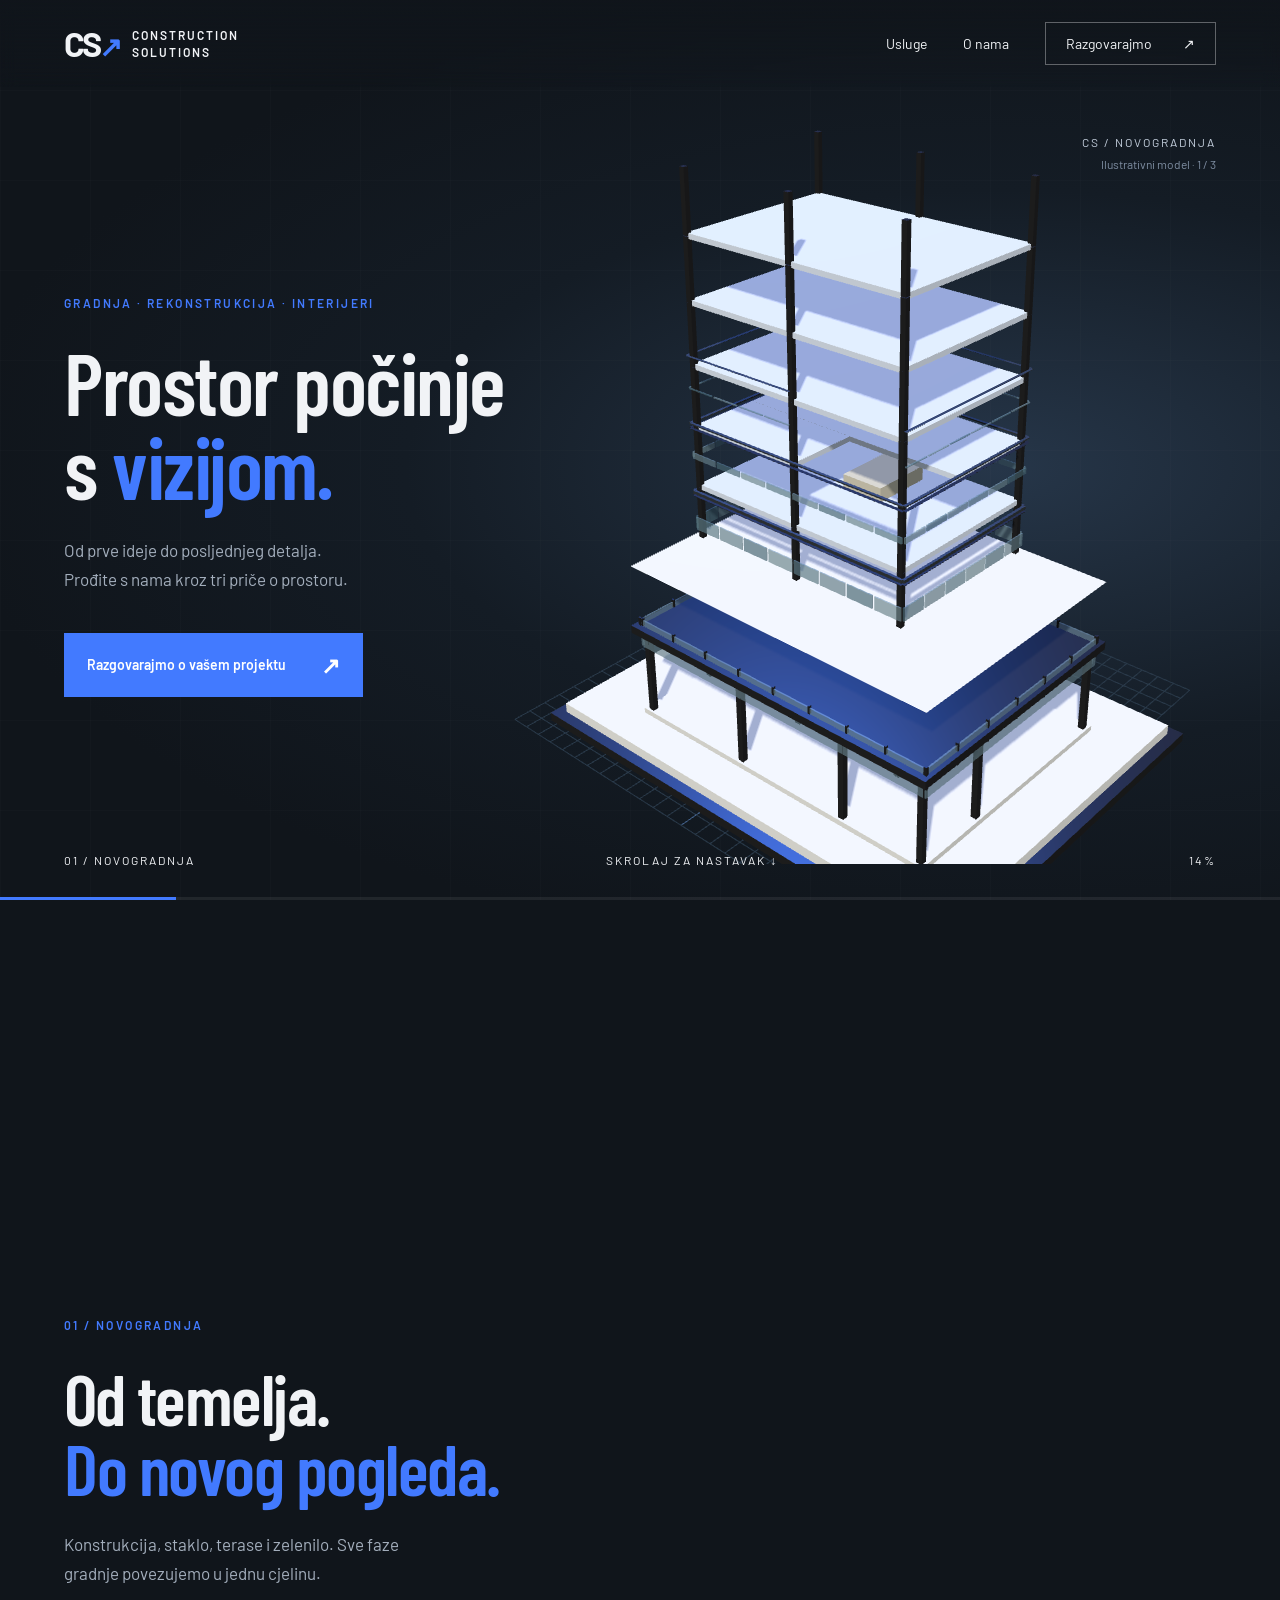
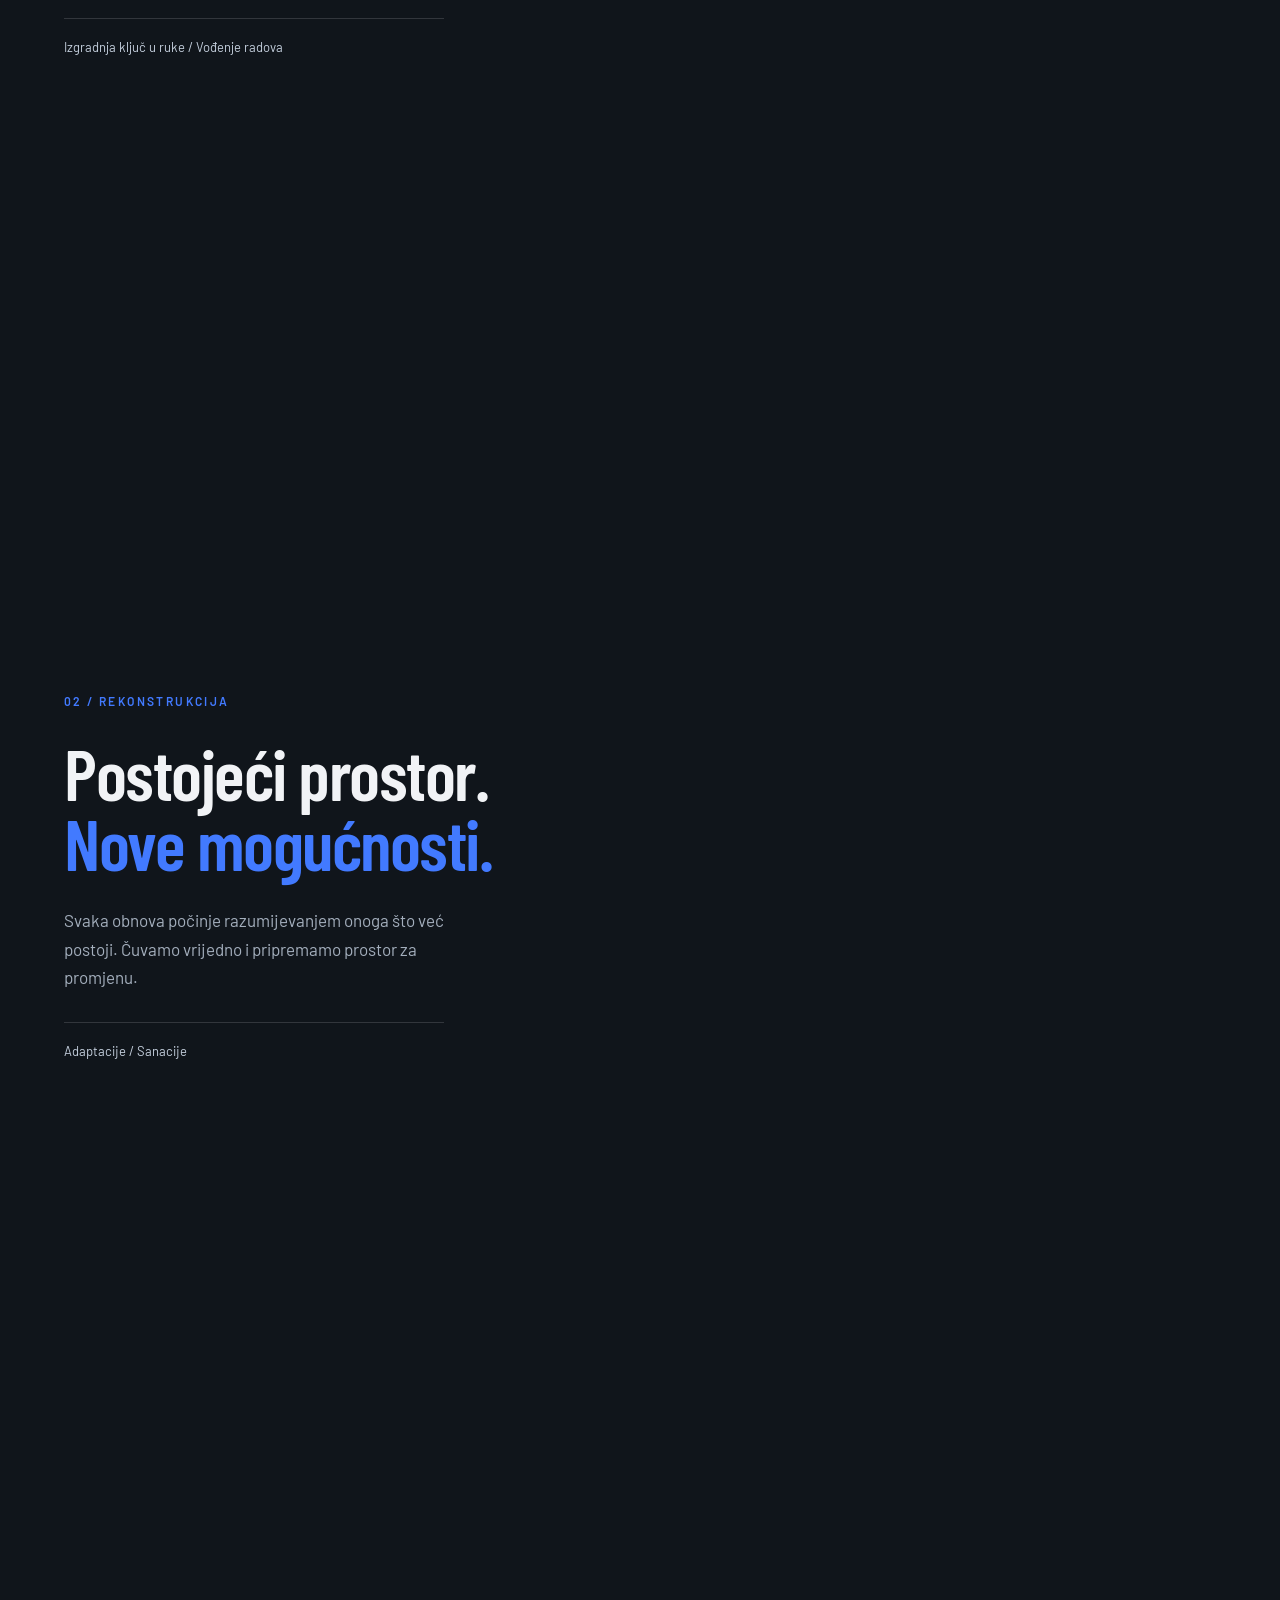
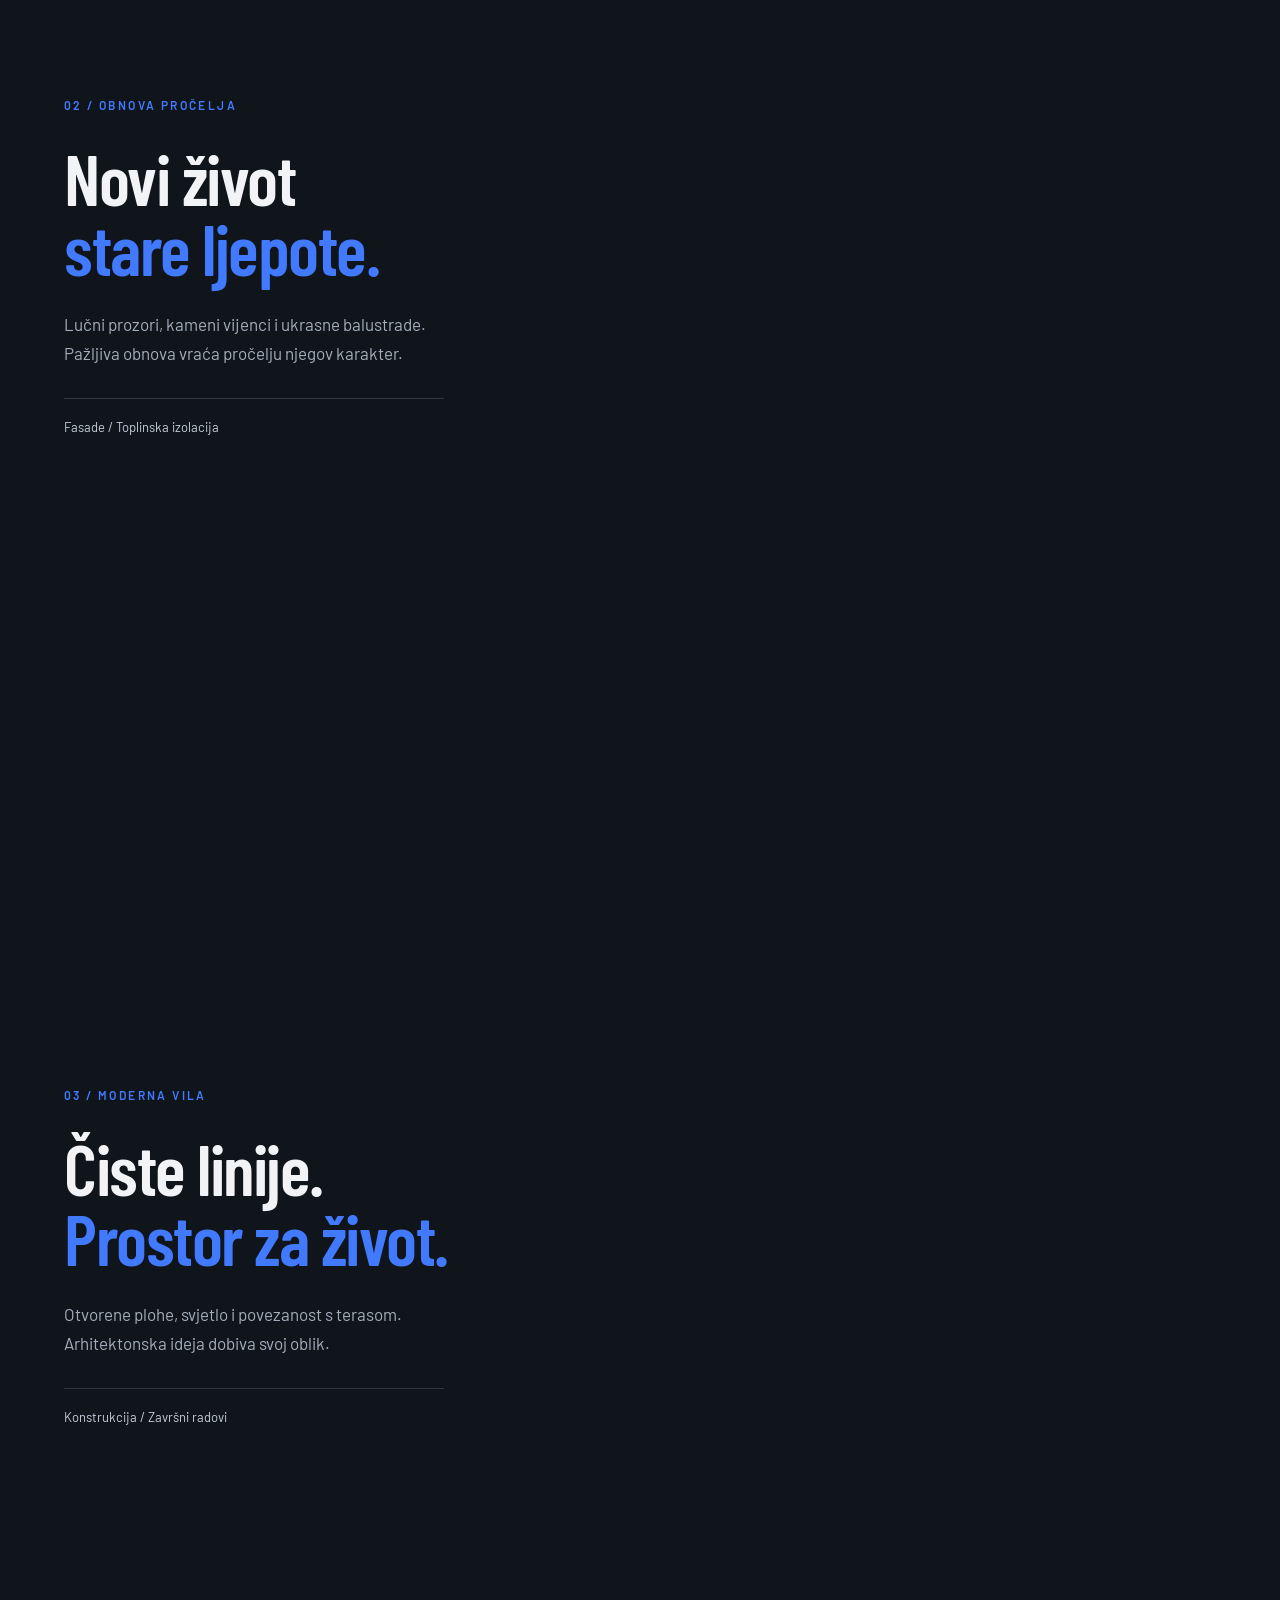
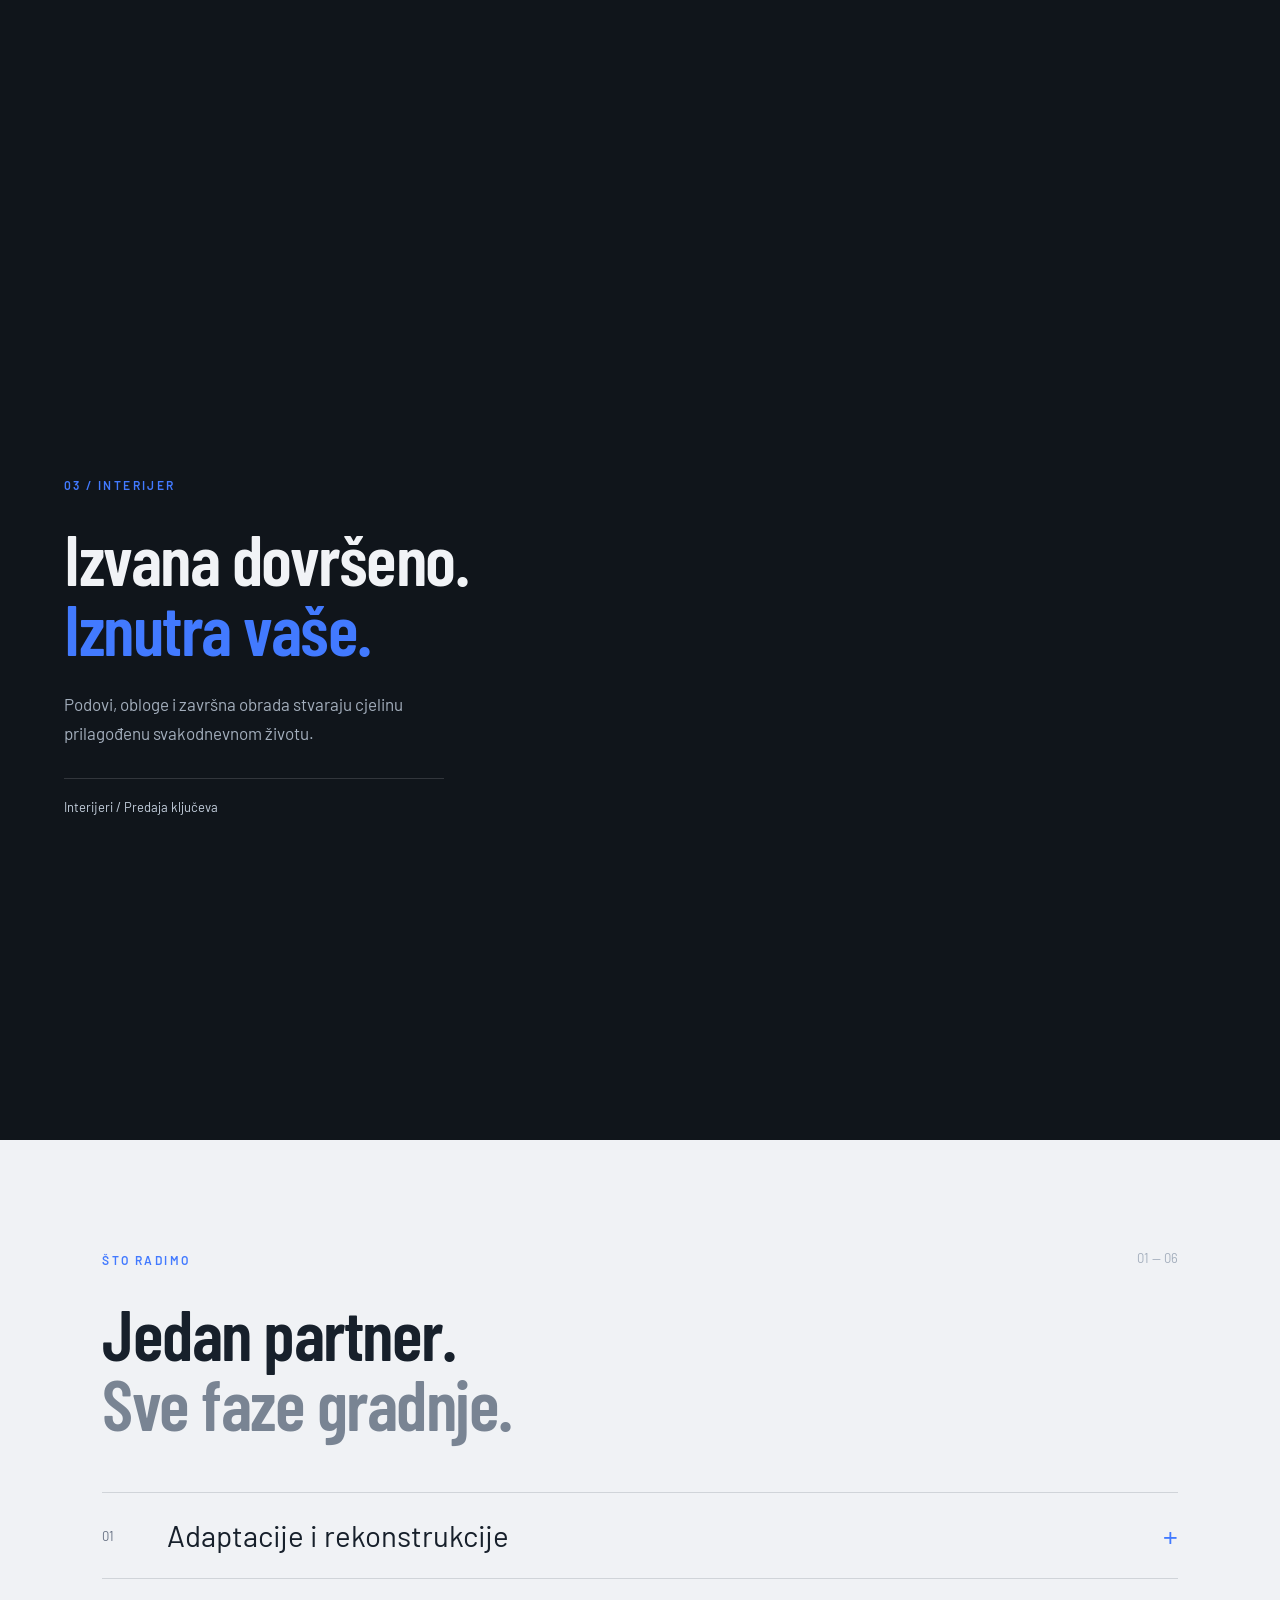
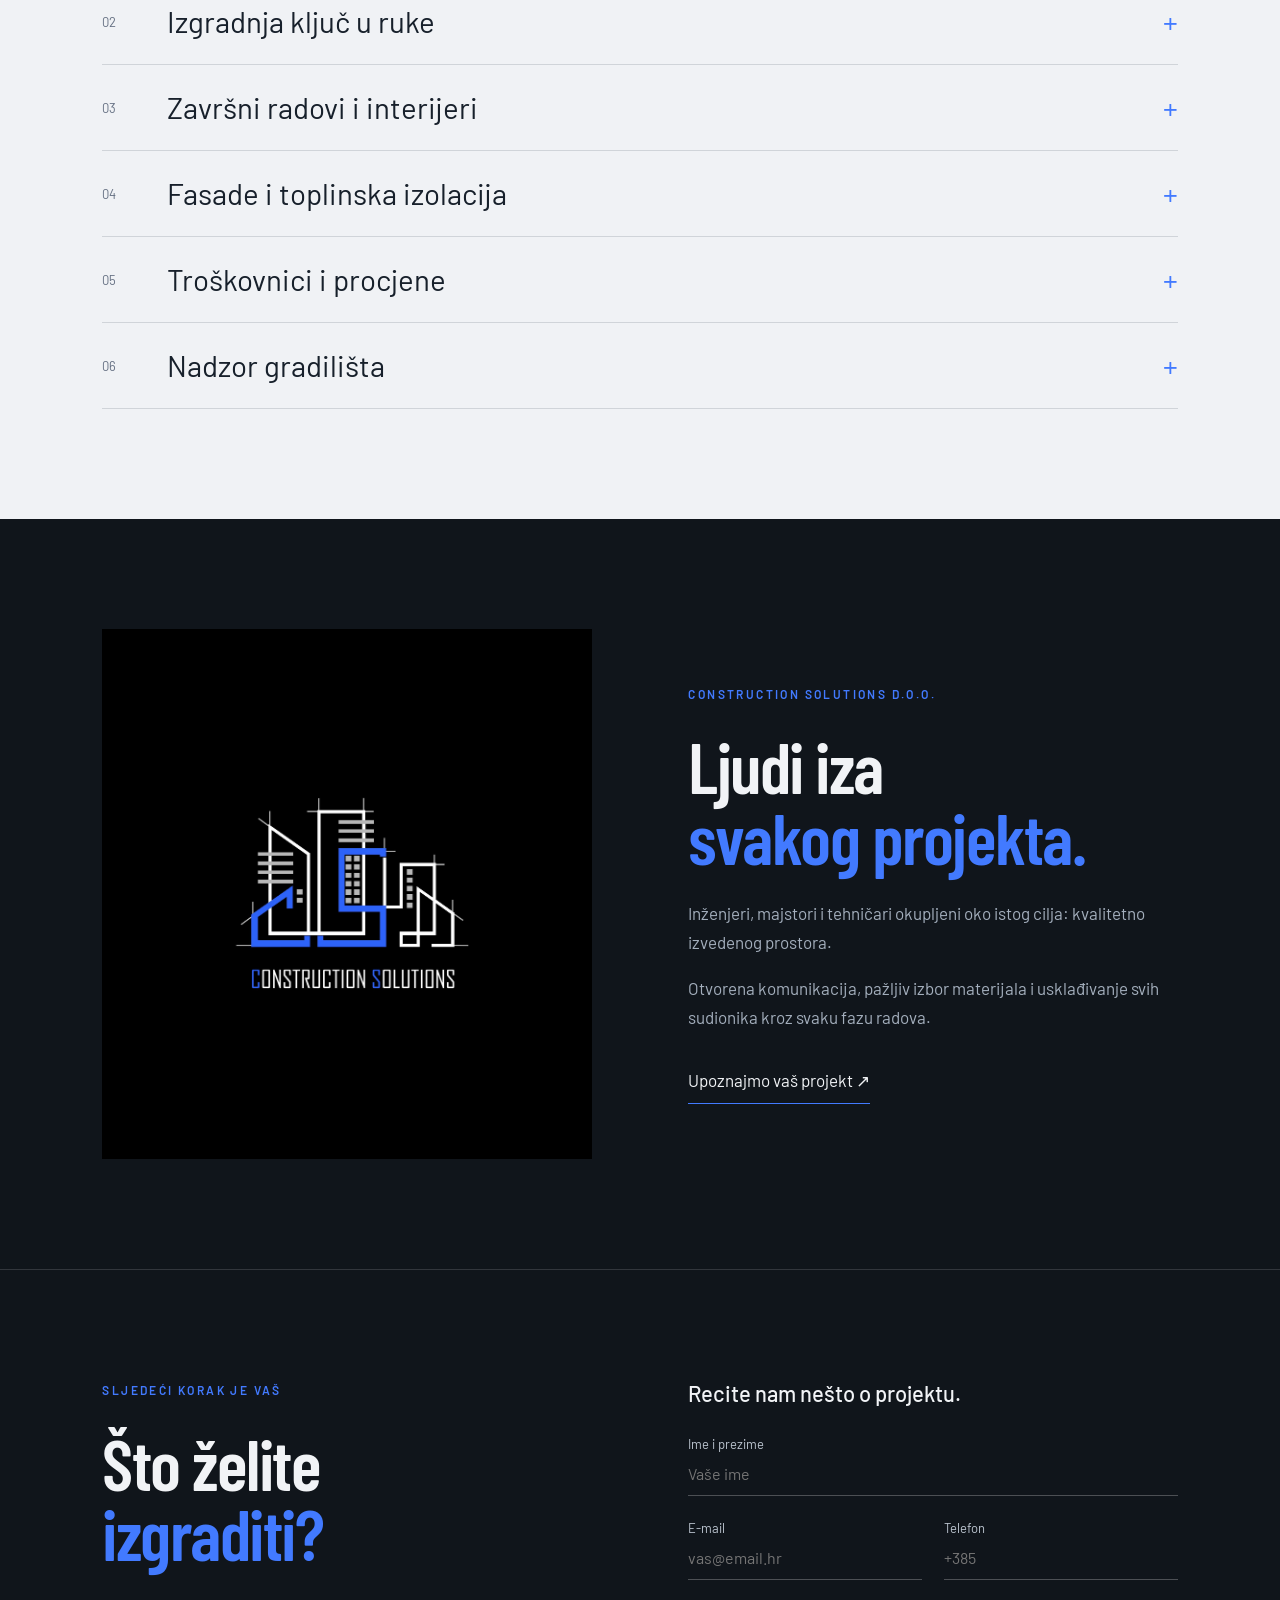
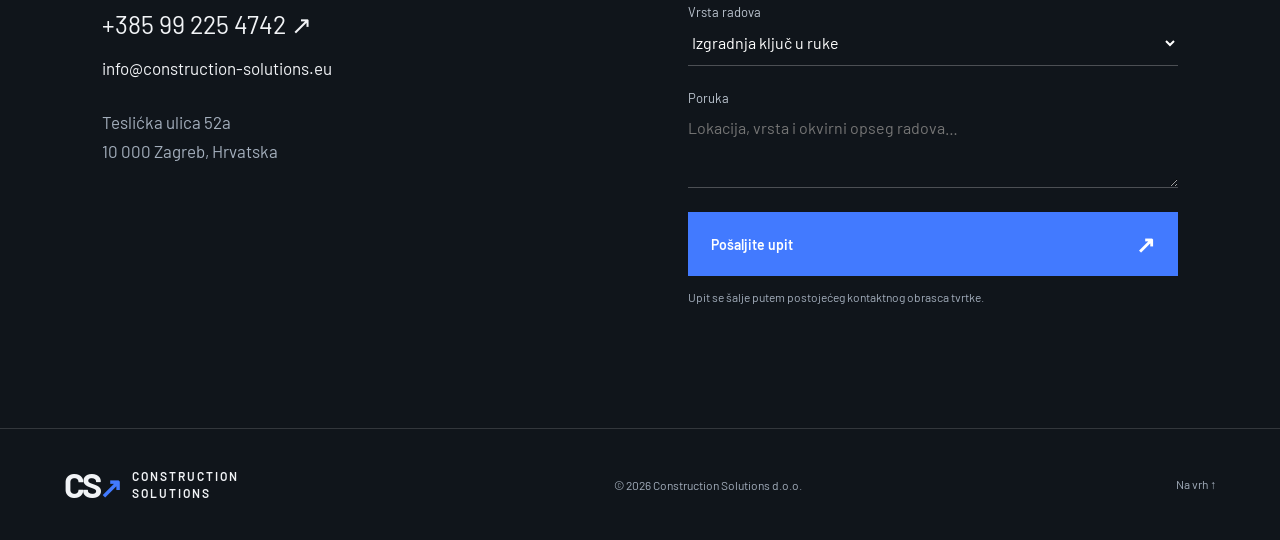
<file: index.html>
<!doctype html><html lang="hr"><head><meta charset="UTF-8"><meta name="viewport" content="width=device-width,initial-scale=1"><meta name="theme-color" content="#10151b"><meta name="description" content="Construction Solutions — gradnja, rekonstrukcija i projektni menadžment. Od prve ideje do predaje ključeva."><title>Construction Solutions — Od temelja do ključa</title><link rel="icon" href="./favicon.svg"><link rel="stylesheet" href="./style.css?v=6"></head><body>
<header><a class="brand" href="#pocetna" aria-label="Construction Solutions početna"><b>CS<span>↗</span></b><span>CONSTRUCTION<br>SOLUTIONS</span></a><nav><a href="#usluge">Usluge</a><a href="#o-nama">O nama</a><a class="nav-cta" href="#kontakt">Razgovarajmo <span>↗</span></a></nav></header>
<main><div class="story" id="pocetna"><div class="stage"><div class="grid-bg"></div><div id="scene" role="img" aria-label="Interaktivni 3D arhitektonski model staklene zgrade s čeličnim okvirom, balkonima i zelenilom koja se postupno gradi"></div><div class="model-note">CS / STUDIJA VOLUMENA <span>Ilustrativni model</span></div><div class="stage-bottom"><span id="phase">01 / IDEJA</span><span class="scroll-hint">SKROLAJ ZA NASTAVAK ↓</span><span id="percent">00%</span></div><div class="progress"><i></i></div></div>
<section class="chapter first"><div class="chapter-copy"><p class="eyebrow">GRADNJA · REKONSTRUKCIJA · INTERIJERI</p><h1>Prostor počinje<br>s <em>vizijom.</em></h1><p>Od prve ideje do posljednjeg detalja.<br>Prođite s nama kroz tri priče o prostoru.</p><a class="button" href="#kontakt">Razgovarajmo o vašem projektu <span>↗</span></a></div></section>
<section class="chapter"><div class="chapter-copy"><p class="eyebrow">01 / NOVOGRADNJA</p><h2>Od temelja.<br><em>Do novog pogleda.</em></h2><p>Konstrukcija, staklo, terase i zelenilo. Sve faze gradnje povezujemo u jednu cjelinu.</p><div class="tags">Izgradnja ključ u ruke / Vođenje radova</div></div></section>
<section class="chapter"><div class="chapter-copy"><p class="eyebrow">02 / REKONSTRUKCIJA</p><h2>Postojeći prostor.<br><em>Nove mogućnosti.</em></h2><p>Svaka obnova počinje razumijevanjem onoga što već postoji. Čuvamo vrijedno i pripremamo prostor za promjenu.</p><div class="tags">Adaptacije / Sanacije</div></div></section>
<section class="chapter"><div class="chapter-copy"><p class="eyebrow">02 / OBNOVA PROČELJA</p><h2>Novi život<br><em>stare ljepote.</em></h2><p>Lučni prozori, kameni vijenci i ukrasne balustrade. Pažljiva obnova vraća pročelju njegov karakter.</p><div class="tags">Fasade / Toplinska izolacija</div></div></section>
<section class="chapter"><div class="chapter-copy"><p class="eyebrow">03 / MODERNA VILA</p><h2>Čiste linije.<br><em>Prostor za život.</em></h2><p>Otvorene plohe, svjetlo i povezanost s terasom. Arhitektonska ideja dobiva svoj oblik.</p><div class="tags">Konstrukcija / Završni radovi</div></div></section>
<section class="chapter"><div class="chapter-copy"><p class="eyebrow">03 / INTERIJER</p><h2>Izvana dovršeno.<br><em>Iznutra vaše.</em></h2><p>Podovi, obloge i završna obrada stvaraju cjelinu prilagođenu svakodnevnom životu.</p><div class="tags">Interijeri / Predaja ključeva</div></div></section>
</div>
<section id="usluge" class="services content"><div class="section-top"><p class="eyebrow">ŠTO RADIMO</p><span>01 — 06</span></div><h2>Jedan partner.<br><span>Sve faze gradnje.</span></h2><div class="service-list">
<details><summary><span>01</span>Adaptacije i rekonstrukcije<b>+</b></summary><p>Obnova i prilagodba postojećih prostora, od pojedinačnih zahvata do cjelovite rekonstrukcije.</p></details>
<details><summary><span>02</span>Izgradnja ključ u ruke<b>+</b></summary><p>Organizacija i izvođenje građevinskih radova od početka gradnje do predaje dovršenog objekta.</p></details>
<details><summary><span>03</span>Završni radovi i interijeri<b>+</b></summary><p>Keramika, gips-karton, stolarija i slikarski radovi usklađeni s vašim prostorom.</p></details>
<details><summary><span>04</span>Fasade i toplinska izolacija<b>+</b></summary><p>Izvedba fasaderskih radova i toplinskih izolacijskih sustava.</p></details>
<details><summary><span>05</span>Troškovnici i procjene<b>+</b></summary><p>Razrada troškova, pregled tržišnih cijena i usporedba ponuda za informirane odluke.</p></details>
<details><summary><span>06</span>Nadzor gradilišta<b>+</b></summary><p>Praćenje izvođenja radova prema projektnoj dokumentaciji i građevinskim normama.</p></details></div></section>
<section id="o-nama" class="about content"><div class="photo"><img src="./project.jpg" alt="Construction Solutions — logotip" loading="lazy"></div><div><p class="eyebrow">CONSTRUCTION SOLUTIONS D.O.O.</p><h2>Ljudi iza<br><em>svakog projekta.</em></h2><p>Inženjeri, majstori i tehničari okupljeni oko istog cilja: kvalitetno izvedenog prostora.</p><p>Otvorena komunikacija, pažljiv izbor materijala i usklađivanje svih sudionika kroz svaku fazu radova.</p><a class="text-link" href="#kontakt">Upoznajmo vaš projekt ↗</a></div></section>
<section class="contact content" id="kontakt"><div><p class="eyebrow">SLJEDEĆI KORAK JE VAŠ</p><h2>Što želite<br><em>izgraditi?</em></h2><a class="phone" href="tel:+385992254742">+385 99 225 4742 ↗</a><a href="mailto:info@construction-solutions.eu">info@construction-solutions.eu</a><p class="address">Teslićka ulica 52a<br>10 000 Zagreb, Hrvatska</p></div><form action="https://formspree.io/f/mgodjdar" method="POST"><h3>Recite nam nešto o projektu.</h3><label>Ime i prezime<input name="name" autocomplete="name" required placeholder="Vaše ime"></label><div class="fields"><label>E-mail<input type="email" name="email" autocomplete="email" required placeholder="vas@email.hr"></label><label>Telefon<input type="tel" name="phone" autocomplete="tel" placeholder="+385"></label></div><label>Vrsta radova<select name="service"><option>Izgradnja ključ u ruke</option><option>Adaptacije i rekonstrukcije</option><option>Završni radovi i interijeri</option><option>Fasade i toplinska izolacija</option><option>Troškovnici i procjene</option><option>Nadzor gradilišta</option></select></label><label>Poruka<textarea name="message" required rows="3" placeholder="Lokacija, vrsta i okvirni opseg radova…"></textarea></label><button class="button" type="submit">Pošaljite upit <span>↗</span></button><p class="form-note">Upit se šalje putem postojećeg kontaktnog obrasca tvrtke.</p></form></section></main>
<footer><a class="brand" href="#pocetna"><b>CS<span>↗</span></b><span>CONSTRUCTION<br>SOLUTIONS</span></a><span>© <span id="year">2026</span> Construction Solutions d.o.o.</span><a href="#pocetna">Na vrh ↑</a></footer><script type="module" src="./main.js?v=7"></script></body></html>
</file>
<file: style.css>
@import url('https://fonts.googleapis.com/css2?family=Barlow+Condensed:wght@500;600;700&family=Barlow:wght@400;500;600;700&display=swap');
:root{--bg:#10151b;--text:#f1f3f6;--muted:#a3aebc;--blue:#427aff;--line:#ffffff25}*{box-sizing:border-box}html{scroll-behavior:smooth;scroll-padding-top:100px}body{margin:0;background:var(--bg);color:var(--text);font-family:Barlow,Arial,sans-serif;font-size:17px}a{color:inherit;text-decoration:none}button,input,select,textarea{font:inherit}header{position:fixed;inset:0 0 auto;z-index:20;display:flex;align-items:center;justify-content:space-between;padding:22px 5%;background:linear-gradient(#10151bef,#10151b00);backdrop-filter:blur(8px)}.brand{display:flex;align-items:center;gap:13px}.brand b{font-size:34px;letter-spacing:-3px}.brand b span{color:var(--blue);font-size:28px}.brand>span{font-size:12px;font-weight:600;letter-spacing:2px;line-height:1.35}nav{display:flex;gap:36px;align-items:center;font-size:14px}.nav-cta{border:1px solid #ffffff55;padding:12px 20px}.nav-cta span{margin-left:28px}.story{position:relative;height:660vh}.stage{position:sticky;top:0;height:100svh;overflow:hidden;background:radial-gradient(ellipse at 78% 52%,#263649 0%,#141c25 42%,#10151b 74%)}.grid-bg{position:absolute;inset:0;background-image:linear-gradient(#ffffff03 1px,transparent 1px),linear-gradient(90deg,#ffffff03 1px,transparent 1px);background-size:90px 90px}#scene{position:absolute;left:34%;right:0;top:5%;bottom:4%}#scene canvas{display:block;width:100%;height:100%}.model-note{position:absolute;right:5%;top:135px;font-size:12px;letter-spacing:2px;color:#c4cfdd}.model-note span{display:block;text-align:right;letter-spacing:0;font-size:12px;color:#7e8da1;margin-top:8px}.stage-bottom{position:absolute;bottom:32px;left:5%;right:5%;display:flex;justify-content:space-between;font-size:12px;letter-spacing:2px}.progress{position:absolute;bottom:0;left:0;right:0;height:3px;background:#ffffff12}.progress i{display:block;width:0;height:100%;background:var(--blue)}.chapter{position:relative;height:110vh;padding:0 5%;display:flex;align-items:center;pointer-events:none}.chapter.first{margin-top:-100svh}.chapter-copy{width:48%;max-width:630px;pointer-events:auto}.eyebrow{font-size:12px;font-weight:600;letter-spacing:2.4px;line-height:1.8;color:var(--blue);margin:0 0 25px}h1,h2{font-family:'Barlow Condensed',Impact,'Arial Narrow',sans-serif;font-weight:600;letter-spacing:-1.5px;line-height:.98;margin:0 0 28px}h1{font-size:clamp(58px,6.7vw,108px)}h2{font-size:clamp(48px,5.6vw,86px)}em{font-style:normal;color:var(--blue)}.chapter-copy>p:not(.eyebrow){color:var(--muted);line-height:1.7;max-width:390px}.button{display:inline-flex;align-items:center;justify-content:space-between;gap:35px;background:var(--blue);border:0;color:white;padding:18px 23px;font-size:14px;font-weight:600;cursor:pointer;margin-top:22px}.button:hover{background:#6090ff}.button span{font-size:23px}.chapter-number{position:absolute;left:5%;bottom:115px;color:#7f8b9c;font-size:12px;letter-spacing:2px}.tags{font-size:13px;color:#c4cfdd;margin-top:30px;padding-top:20px;border-top:1px solid var(--line);max-width:380px}.content{padding:110px 8%;position:relative}.section-top{display:flex;justify-content:space-between;align-items:start}.section-top>span{font-size:13px;color:var(--muted)}.services{background:#f0f2f5;color:#17202b}.services h2 span{color:#798493}.service-list{margin-top:55px}details{border-top:1px solid #18223125}details:last-child{border-bottom:1px solid #18223125}summary{display:flex;align-items:center;gap:30px;padding:25px 0;font-size:clamp(20px,2.3vw,32px);cursor:pointer;list-style:none}summary::-webkit-details-marker{display:none}summary>span{font-family:Barlow,sans-serif;color:#667183;font-size:13px;width:35px}summary b{margin-left:auto;color:var(--blue);font-weight:400}details[open] summary b{transform:rotate(45deg)}details p{margin:0 0 28px 65px;max-width:650px;color:#5f6b7b;line-height:1.6}.about{display:grid;grid-template-columns:1fr 1fr;gap:9%;align-items:center}.photo{height:530px;overflow:hidden}.photo img{height:100%;width:100%;object-fit:contain;background:#000}.about p:not(.eyebrow){line-height:1.7;color:var(--muted)}.text-link{display:inline-block;margin-top:22px;padding-bottom:12px;border-bottom:1px solid var(--blue)}.contact{border-top:1px solid var(--line);display:grid;grid-template-columns:1fr 1fr;gap:9%}.contact a{display:block;overflow-wrap:anywhere}.phone{font-size:25px;margin-top:42px;margin-bottom:18px}.address{color:var(--muted);line-height:1.7;margin-top:30px}form h3{font-size:22px;font-weight:500;margin:0 0 30px}label{display:block;font-size:13px;color:#bcc5d0;margin-bottom:24px}input,select,textarea{display:block;width:100%;color:white;border:0;border-bottom:1px solid #ffffff40;background:transparent;padding:12px 0;border-radius:0;outline-offset:5px;font-size:16px}select option{background:#10151b}textarea{resize:vertical}.fields{display:grid;grid-template-columns:1fr 1fr;gap:22px}form .button{width:100%;margin-top:0}.form-note{font-size:12px;color:var(--muted);line-height:1.5}footer{padding:35px 5%;border-top:1px solid var(--line);display:flex;align-items:center;justify-content:space-between;gap:25px}footer>span,footer>a:last-child{font-size:12px;color:var(--muted)}:focus-visible{outline:2px solid #82a6ff;outline-offset:6px}
@media(min-width:1700px){.chapter-copy{margin-left:4%}}@media(max-width:760px){header{padding:18px 6%}.brand>span{font-size:10px;letter-spacing:1.3px}.brand b{font-size:28px}nav>a:not(.nav-cta){display:none}.nav-cta{padding:9px 12px;font-size:12px}.nav-cta span{margin-left:10px}.chapter{padding:110px 7% 0;align-items:flex-start;height:110vh}.chapter-copy{width:100%;max-width:none}h1{font-size:58px}h2{font-size:52px}.chapter-copy h2{font-size:54px}.chapter-copy p:not(.eyebrow){font-size:15px;line-height:1.5;max-width:300px}.eyebrow{font-size:10px;letter-spacing:1.5px;margin-bottom:18px}.chapter-copy .eyebrow{max-width:260px}.button{padding:12px 16px;margin-top:12px}.chapter-copy .tags{margin-top:16px;padding-top:12px;font-size:12px;max-width:300px}#scene{left:-8%;right:-8%;top:43%;bottom:2%}.model-note{top:auto;bottom:85px;right:6%;font-size:9px;letter-spacing:1px}.model-note span{font-size:10px}.stage-bottom{bottom:25px;left:7%;right:7%;font-size:10px;letter-spacing:1px}.scroll-hint{font-size:9px}.chapter-number{display:none}.content{padding:70px 7%}.about,.contact{grid-template-columns:1fr;gap:45px}.photo{height:320px}.about h2{font-size:52px}.service-list{margin-top:35px}summary{gap:12px;font-size:22px;padding:23px 0}summary>span{width:25px}details p{margin-left:37px;font-size:16px}footer{flex-wrap:wrap;padding:30px 7%}footer>span{order:3;flex-basis:100%}}@media(prefers-reduced-motion:reduce){html{scroll-behavior:auto}}
</file>
